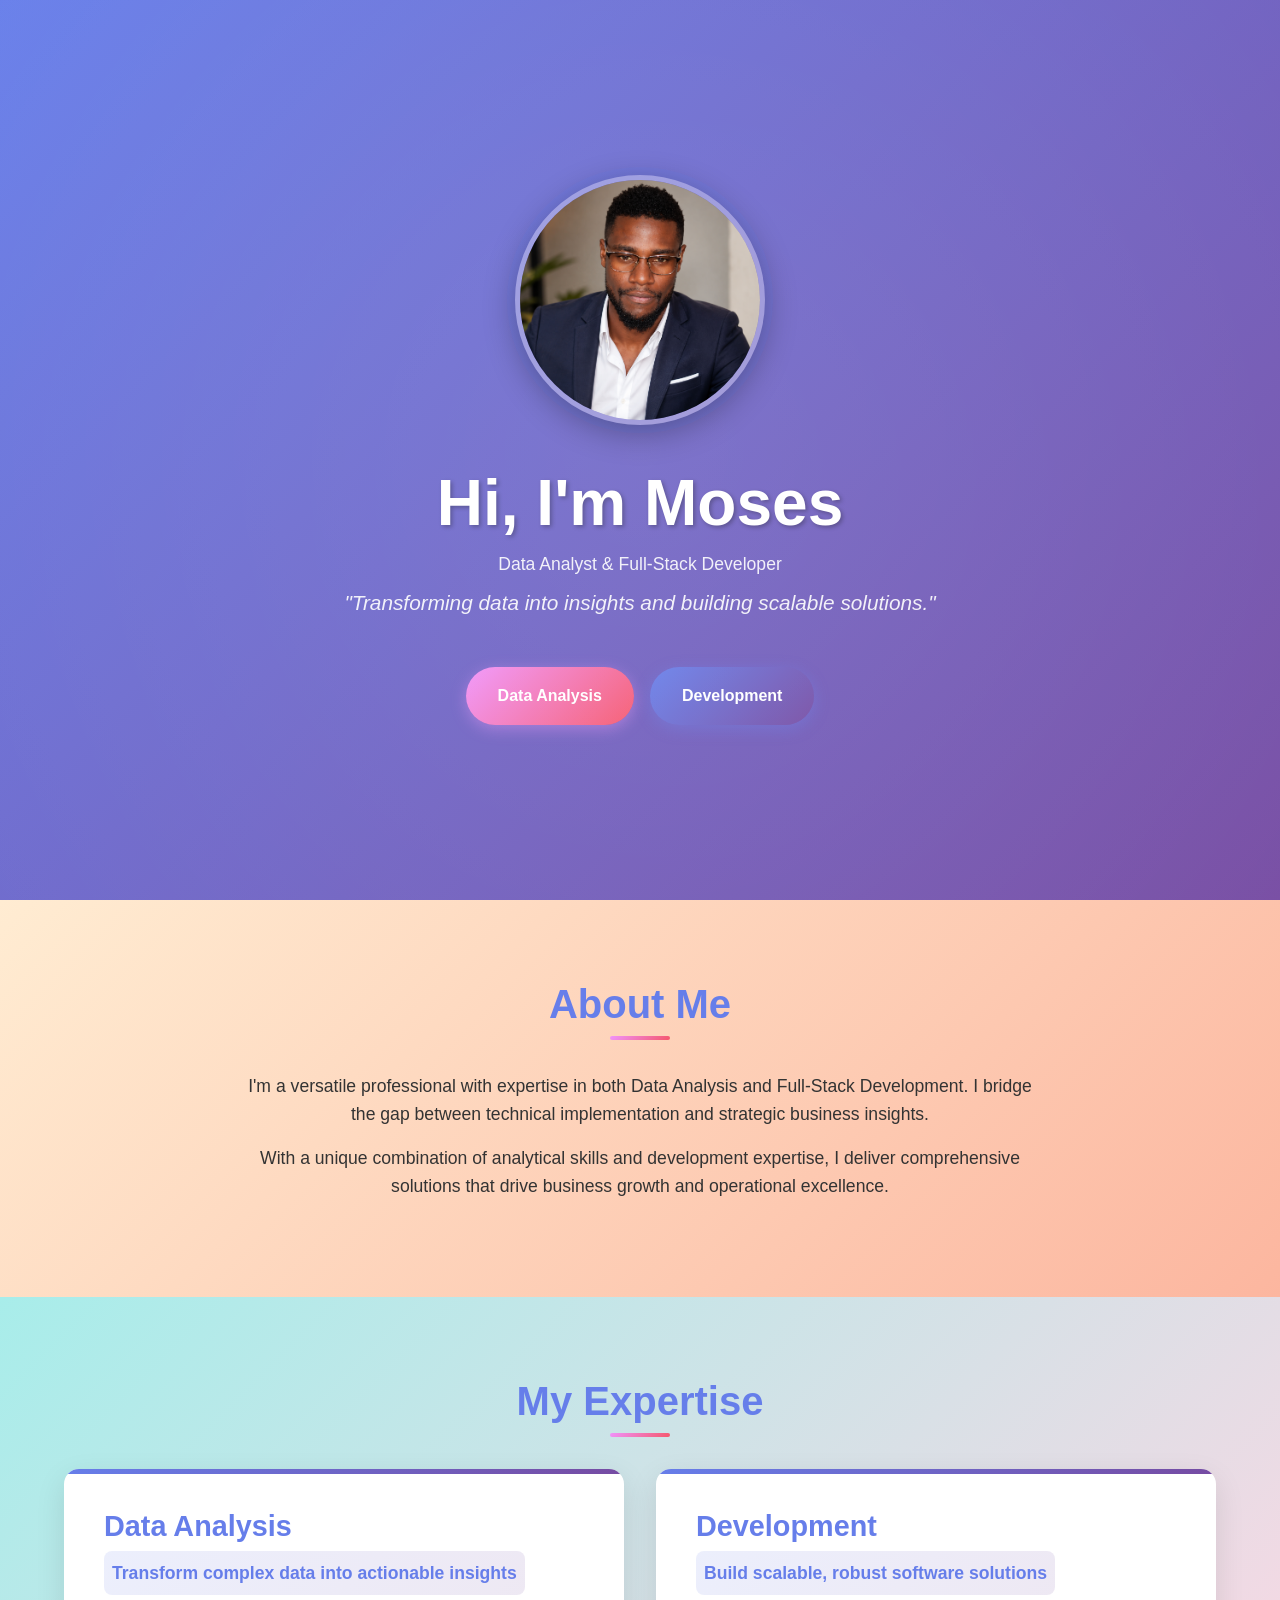
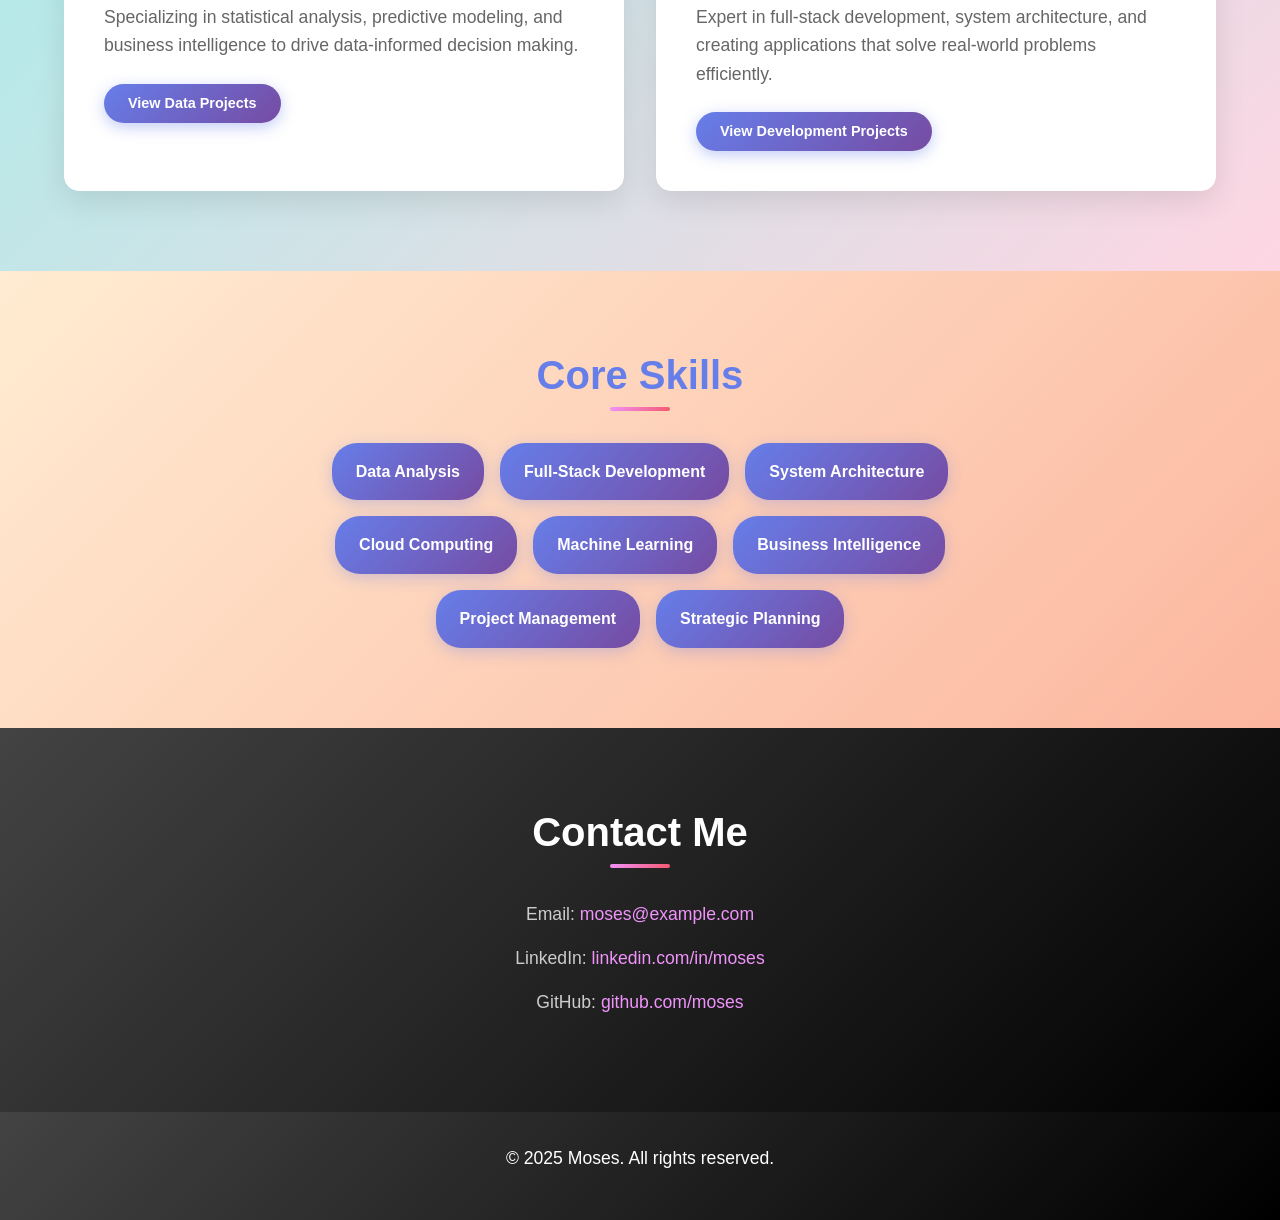
<file: index.html>
<!DOCTYPE html>
<html lang="en">
<head>
    <meta charset="UTF-8">
    <meta name="viewport" content="width=device-width, initial-scale=1.0, maximum-scale=1.0, user-scalable=no">
    <meta name="description" content="Moses - Data Analyst and IT Strategist Portfolio">
    <meta name="theme-color" content="#667eea">
    <title>Moses | Data Analyst & IT Strategist</title>
    <link rel="stylesheet" href="styles/style.css">
</head>
<body>
    <!-- Homepage Section -->
    <header>
        <div class="profile-container">
            <img src="images/profile.jpg" alt="Moses - Data Analyst & Developer" class="profile-image">
        </div>
        <h1>Hi, I'm Moses</h1>
        <p>Data Analyst & Full-Stack Developer</p>
        <p>"Transforming data into insights and building scalable solutions."</p>
        <div class="nav-buttons">
            <a href="data-analysis.html" class="cta">Data Analysis</a>
            <a href="development.html" class="cta secondary">Development</a>
        </div>
    </header>

    <!-- About Me Section -->
    <section id="about">
        <h2>About Me</h2>
        <p>I'm a versatile professional with expertise in both Data Analysis and Full-Stack Development. I bridge the gap between technical implementation and strategic business insights.</p>
        <p>With a unique combination of analytical skills and development expertise, I deliver comprehensive solutions that drive business growth and operational excellence.</p>
    </section>

    <!-- Portfolio Section -->
    <section id="portfolio">
        <h2>My Expertise</h2>
        <div class="projects-container">
            <div class="project">
                <h3>Data Analysis</h3>
                <p>Transform complex data into actionable insights</p>
                <p>Specializing in statistical analysis, predictive modeling, and business intelligence to drive data-informed decision making.</p>
                <a href="data-analysis.html" class="cta secondary" style="margin-top: 1rem; display: inline-block; padding: 0.5rem 1.5rem; font-size: 0.9rem;">View Data Projects</a>
            </div>
            <div class="project">
                <h3>Development</h3>
                <p>Build scalable, robust software solutions</p>
                <p>Expert in full-stack development, system architecture, and creating applications that solve real-world problems efficiently.</p>
                <a href="development.html" class="cta secondary" style="margin-top: 1rem; display: inline-block; padding: 0.5rem 1.5rem; font-size: 0.9rem;">View Development Projects</a>
            </div>
        </div>
    </section>

    <!-- Skills Section -->
    <section id="skills">
        <h2>Core Skills</h2>
        <ul class="skills-container">
            <li>Data Analysis</li>
            <li>Full-Stack Development</li>
            <li>System Architecture</li>
            <li>Cloud Computing</li>
            <li>Machine Learning</li>
            <li>Business Intelligence</li>
            <li>Project Management</li>
            <li>Strategic Planning</li>
        </ul>
    </section>

    <!-- Contact Section -->
    <section id="contact">
        <h2>Contact Me</h2>
        <p>Email: <a href="mailto:moses@example.com">moses@example.com</a></p>
        <p>LinkedIn: <a href="https://linkedin.com/in/moses" target="_blank">linkedin.com/in/moses</a></p>
        <p>GitHub: <a href="https://github.com/moses" target="_blank">github.com/moses</a></p>
    </section>

    <footer>
        <p>&copy; 2025 Moses. All rights reserved.</p>
    </footer>
    
    <script src="scripts/main.js"></script>
</body>
</html>
</file>
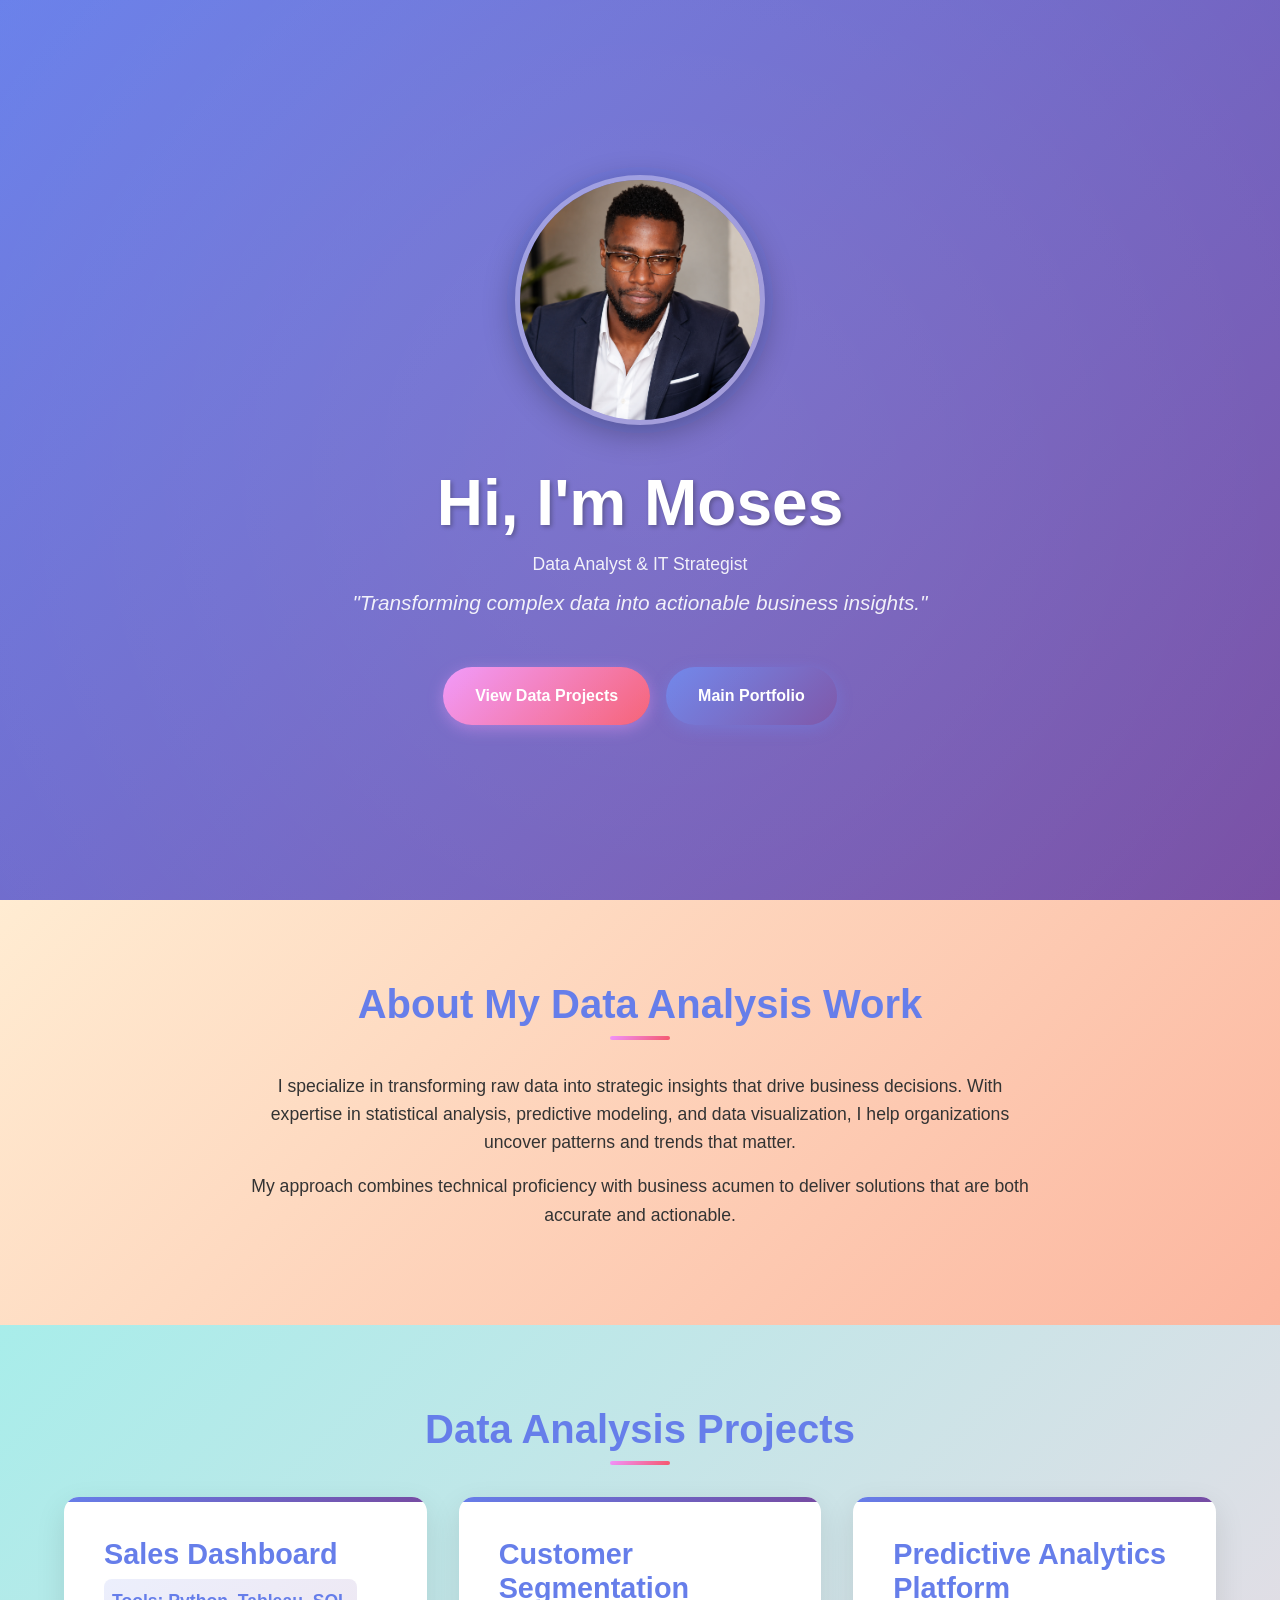
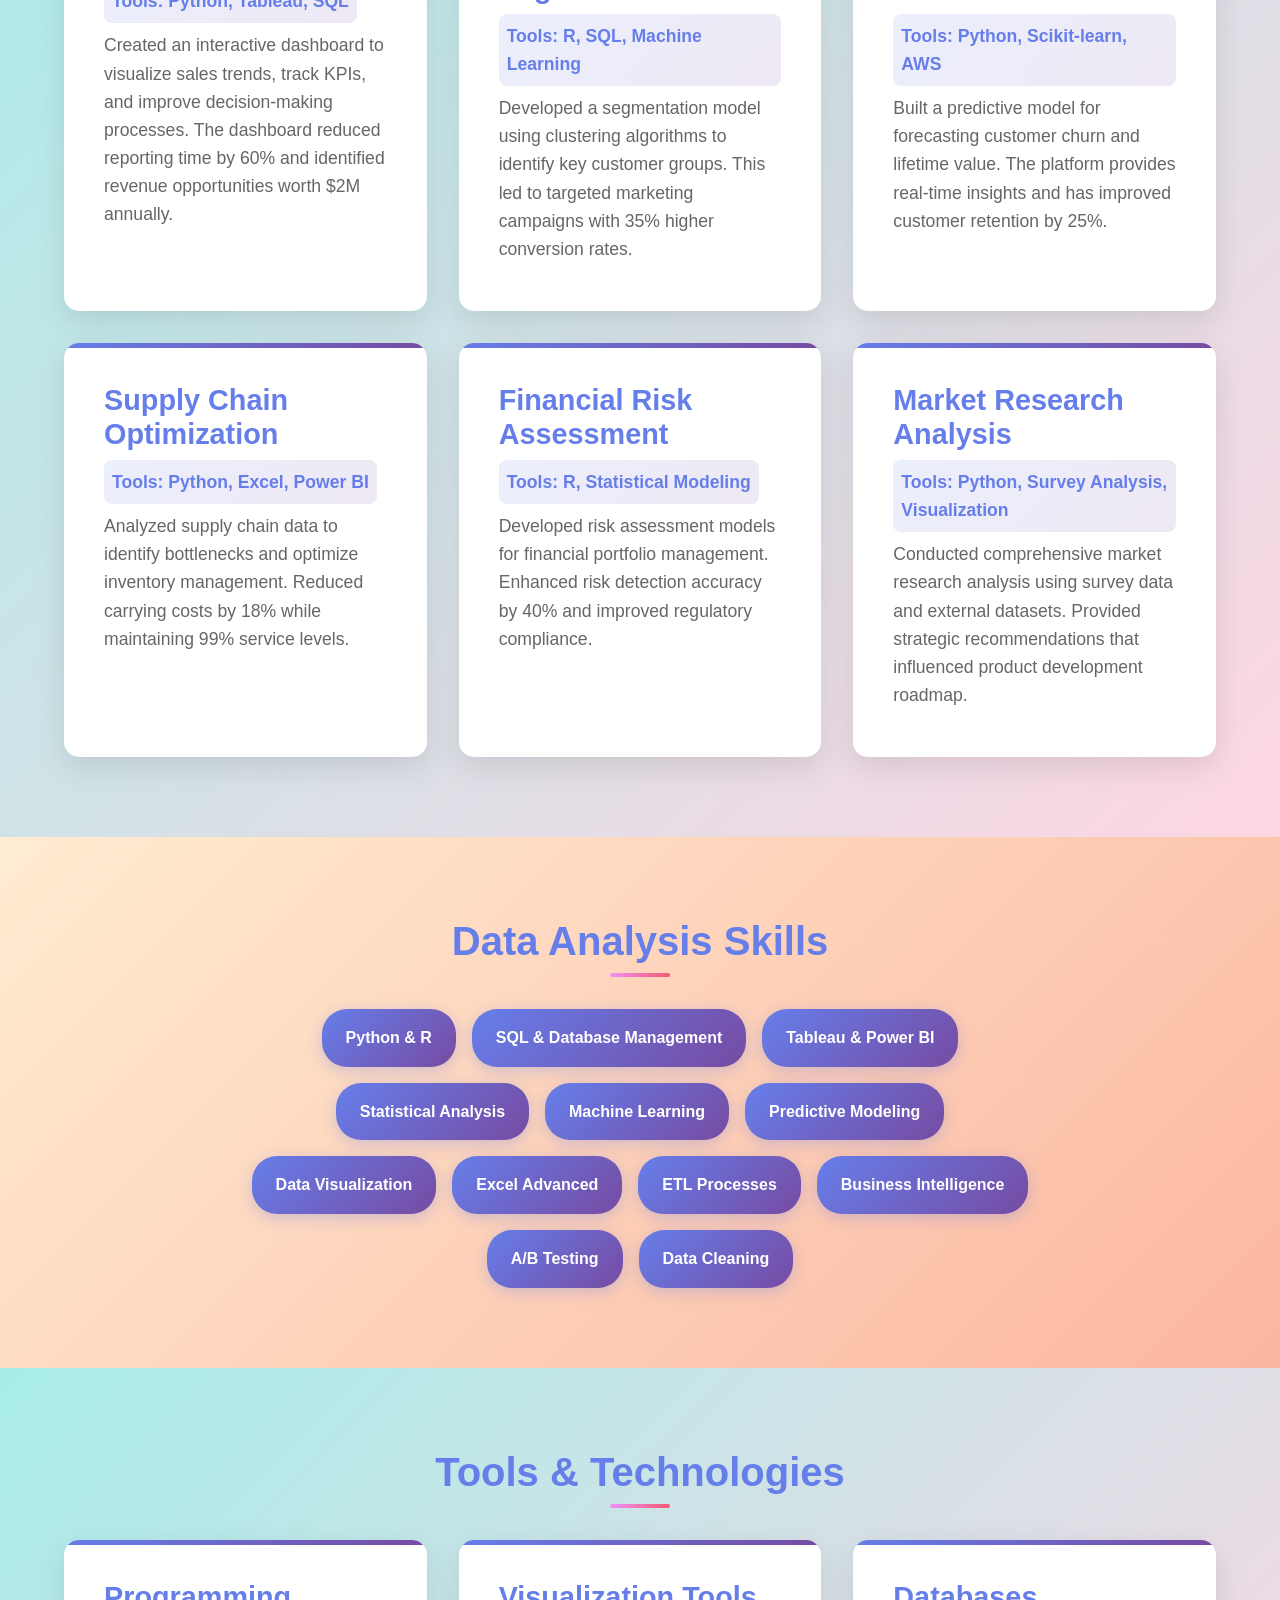
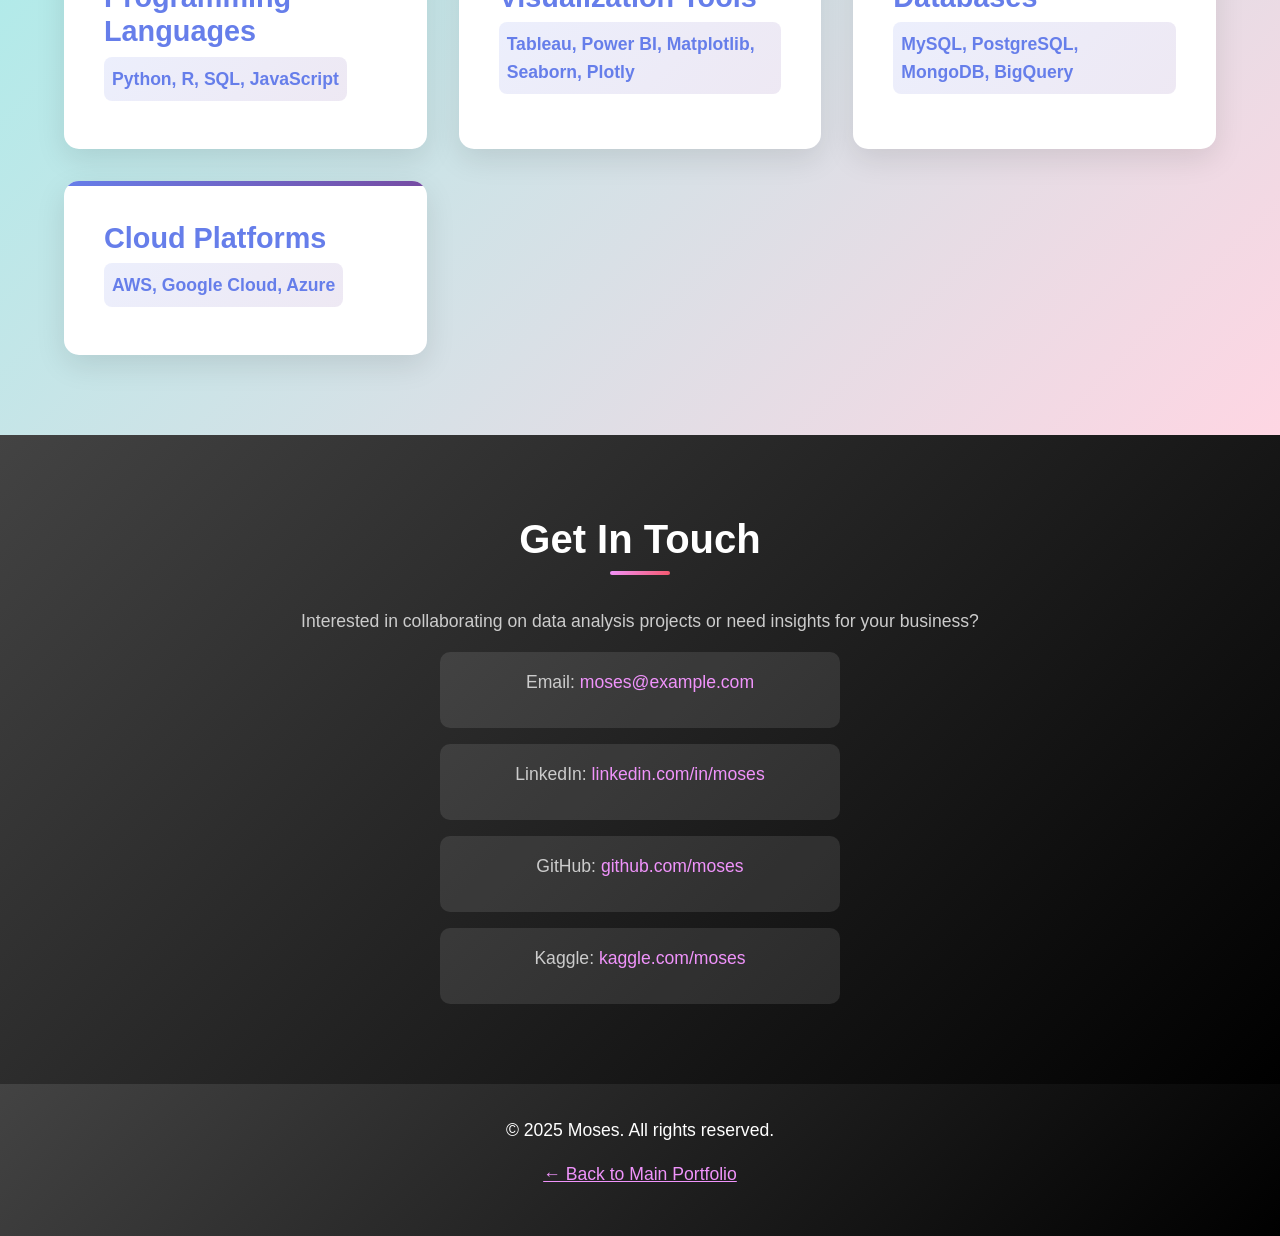
<file: data-analysis.html>
<!DOCTYPE html>
<html lang="en">
<head>
    <meta charset="UTF-8">
    <meta name="viewport" content="width=device-width, initial-scale=1.0, maximum-scale=1.0, user-scalable=no">
    <meta name="description" content="Moses - Data Analyst Portfolio">
    <meta name="theme-color" content="#667eea">
    <title>Moses | Data Analyst</title>
    <link rel="stylesheet" href="styles/style.css">
</head>
<body>
    <!-- Homepage Section -->
    <header>
        <div class="profile-container">
            <img src="images/profile.jpg" alt="Moses - Data Analyst" class="profile-image">
        </div>
        <h1>Hi, I'm Moses</h1>
        <p>Data Analyst & IT Strategist</p>
        <p>"Transforming complex data into actionable business insights."</p>
        <div class="nav-buttons">
            <a href="#portfolio" class="cta">View Data Projects</a>
            <a href="index.html" class="cta secondary">Main Portfolio</a>
        </div>
    </header>

    <!-- About Me Section -->
    <section id="about">
        <h2>About My Data Analysis Work</h2>
        <p>I specialize in transforming raw data into strategic insights that drive business decisions. With expertise in statistical analysis, predictive modeling, and data visualization, I help organizations uncover patterns and trends that matter.</p>
        <p>My approach combines technical proficiency with business acumen to deliver solutions that are both accurate and actionable.</p>
    </section>

    <!-- Portfolio Section -->
    <section id="portfolio">
        <h2>Data Analysis Projects</h2>
        <div class="projects-container">
            <div class="project">
                <h3>Sales Dashboard</h3>
                <p>Tools: Python, Tableau, SQL</p>
                <p>Created an interactive dashboard to visualize sales trends, track KPIs, and improve decision-making processes. The dashboard reduced reporting time by 60% and identified revenue opportunities worth $2M annually.</p>
            </div>
            <div class="project">
                <h3>Customer Segmentation</h3>
                <p>Tools: R, SQL, Machine Learning</p>
                <p>Developed a segmentation model using clustering algorithms to identify key customer groups. This led to targeted marketing campaigns with 35% higher conversion rates.</p>
            </div>
            <div class="project">
                <h3>Predictive Analytics Platform</h3>
                <p>Tools: Python, Scikit-learn, AWS</p>
                <p>Built a predictive model for forecasting customer churn and lifetime value. The platform provides real-time insights and has improved customer retention by 25%.</p>
            </div>
            <div class="project">
                <h3>Supply Chain Optimization</h3>
                <p>Tools: Python, Excel, Power BI</p>
                <p>Analyzed supply chain data to identify bottlenecks and optimize inventory management. Reduced carrying costs by 18% while maintaining 99% service levels.</p>
            </div>
            <div class="project">
                <h3>Financial Risk Assessment</h3>
                <p>Tools: R, Statistical Modeling</p>
                <p>Developed risk assessment models for financial portfolio management. Enhanced risk detection accuracy by 40% and improved regulatory compliance.</p>
            </div>
            <div class="project">
                <h3>Market Research Analysis</h3>
                <p>Tools: Python, Survey Analysis, Visualization</p>
                <p>Conducted comprehensive market research analysis using survey data and external datasets. Provided strategic recommendations that influenced product development roadmap.</p>
            </div>
        </div>
    </section>

    <!-- Skills Section -->
    <section id="skills">
        <h2>Data Analysis Skills</h2>
        <ul class="skills-container">
            <li>Python & R</li>
            <li>SQL & Database Management</li>
            <li>Tableau & Power BI</li>
            <li>Statistical Analysis</li>
            <li>Machine Learning</li>
            <li>Predictive Modeling</li>
            <li>Data Visualization</li>
            <li>Excel Advanced</li>
            <li>ETL Processes</li>
            <li>Business Intelligence</li>
            <li>A/B Testing</li>
            <li>Data Cleaning</li>
        </ul>
    </section>

    <!-- Tools Section -->
    <section id="tools">
        <h2>Tools & Technologies</h2>
        <div class="projects-container">
            <div class="project">
                <h3>Programming Languages</h3>
                <p>Python, R, SQL, JavaScript</p>
            </div>
            <div class="project">
                <h3>Visualization Tools</h3>
                <p>Tableau, Power BI, Matplotlib, Seaborn, Plotly</p>
            </div>
            <div class="project">
                <h3>Databases</h3>
                <p>MySQL, PostgreSQL, MongoDB, BigQuery</p>
            </div>
            <div class="project">
                <h3>Cloud Platforms</h3>
                <p>AWS, Google Cloud, Azure</p>
            </div>
        </div>
    </section>

    <!-- Contact Section -->
    <section id="contact">
        <h2>Get In Touch</h2>
        <p>Interested in collaborating on data analysis projects or need insights for your business?</p>
        <div class="contact-links">
            <div class="contact-link-item">
                <p>Email: <a href="mailto:moses@example.com">moses@example.com</a></p>
            </div>
            <div class="contact-link-item">
                <p>LinkedIn: <a href="https://linkedin.com/in/moses" target="_blank">linkedin.com/in/moses</a></p>
            </div>
            <div class="contact-link-item">
                <p>GitHub: <a href="https://github.com/moses" target="_blank">github.com/moses</a></p>
            </div>
            <div class="contact-link-item">
                <p>Kaggle: <a href="https://kaggle.com/moses" target="_blank">kaggle.com/moses</a></p>
            </div>
        </div>
    </section>

    <footer>
        <p>&copy; 2025 Moses. All rights reserved.</p>
        <p><a href="index.html" style="color: #f093fb;">← Back to Main Portfolio</a></p>
    </footer>
    
    <script src="scripts/main.js"></script>
</body>
</html>
</file>
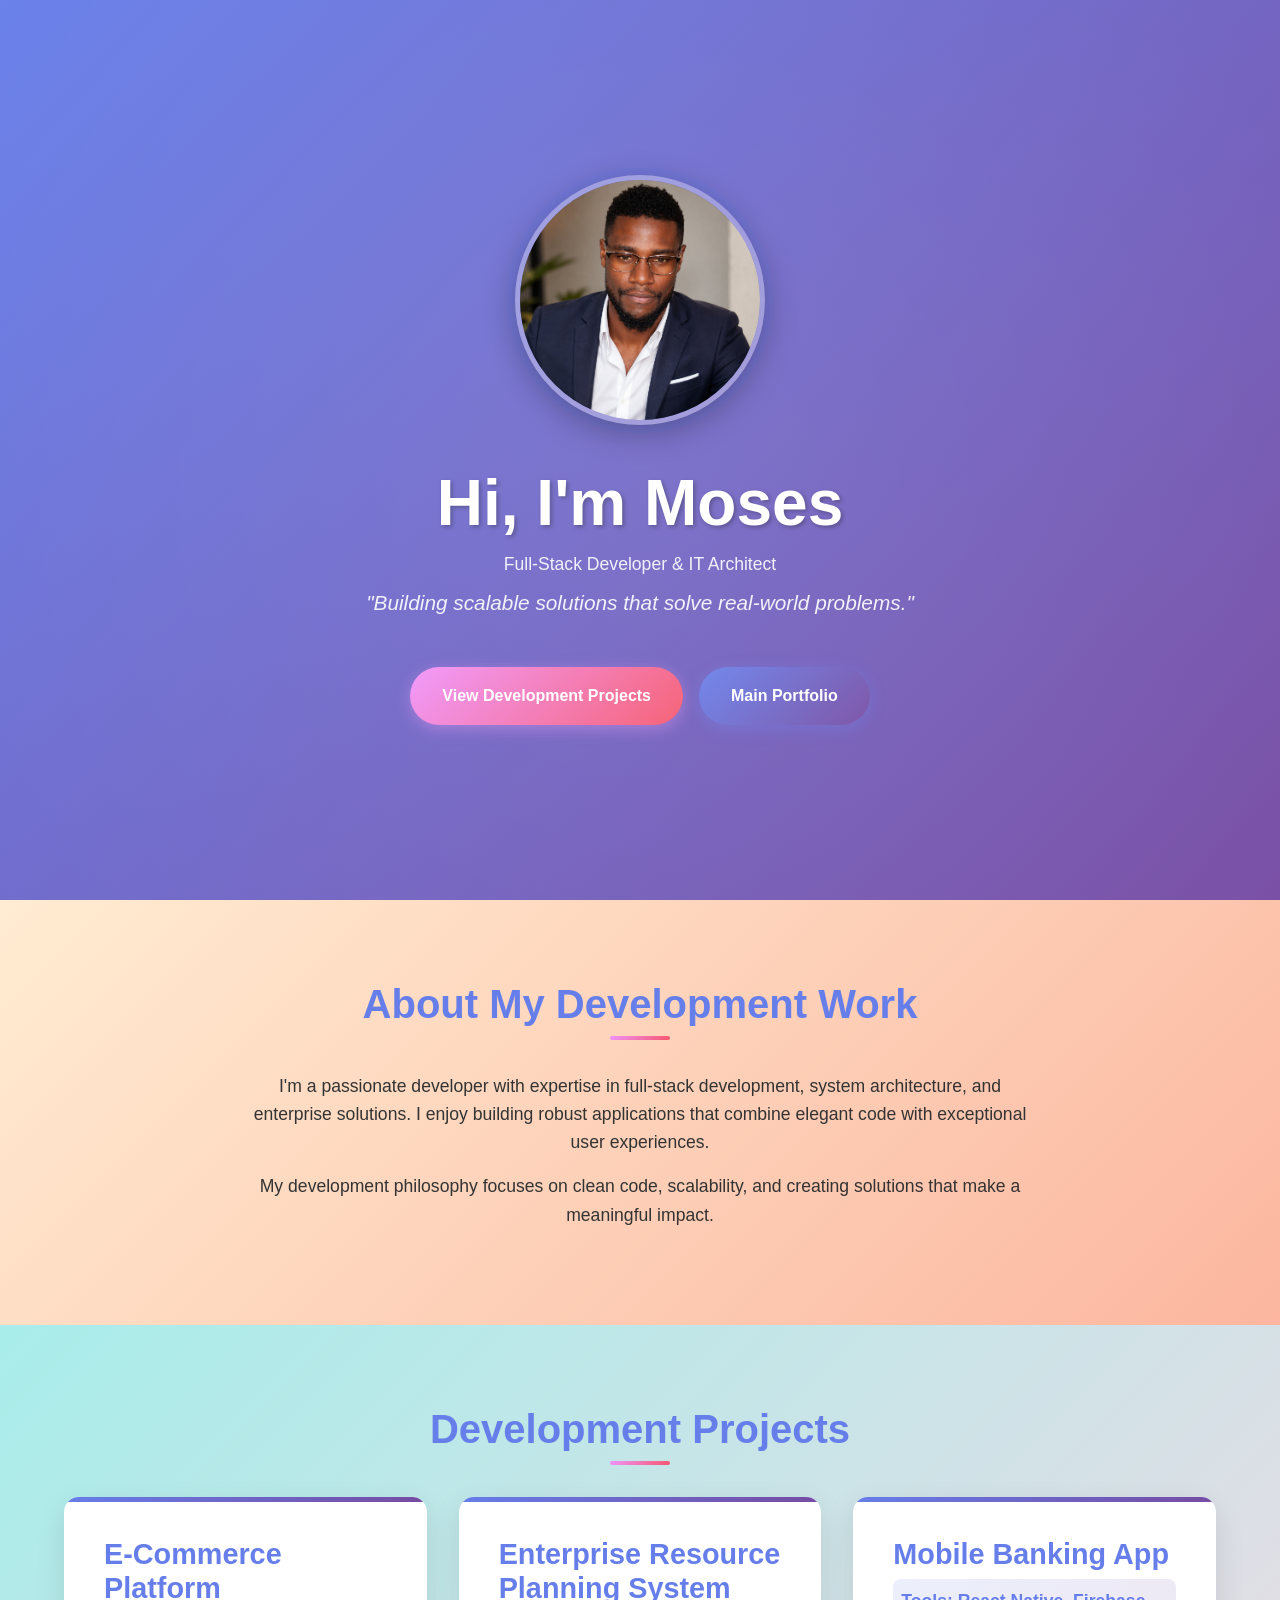
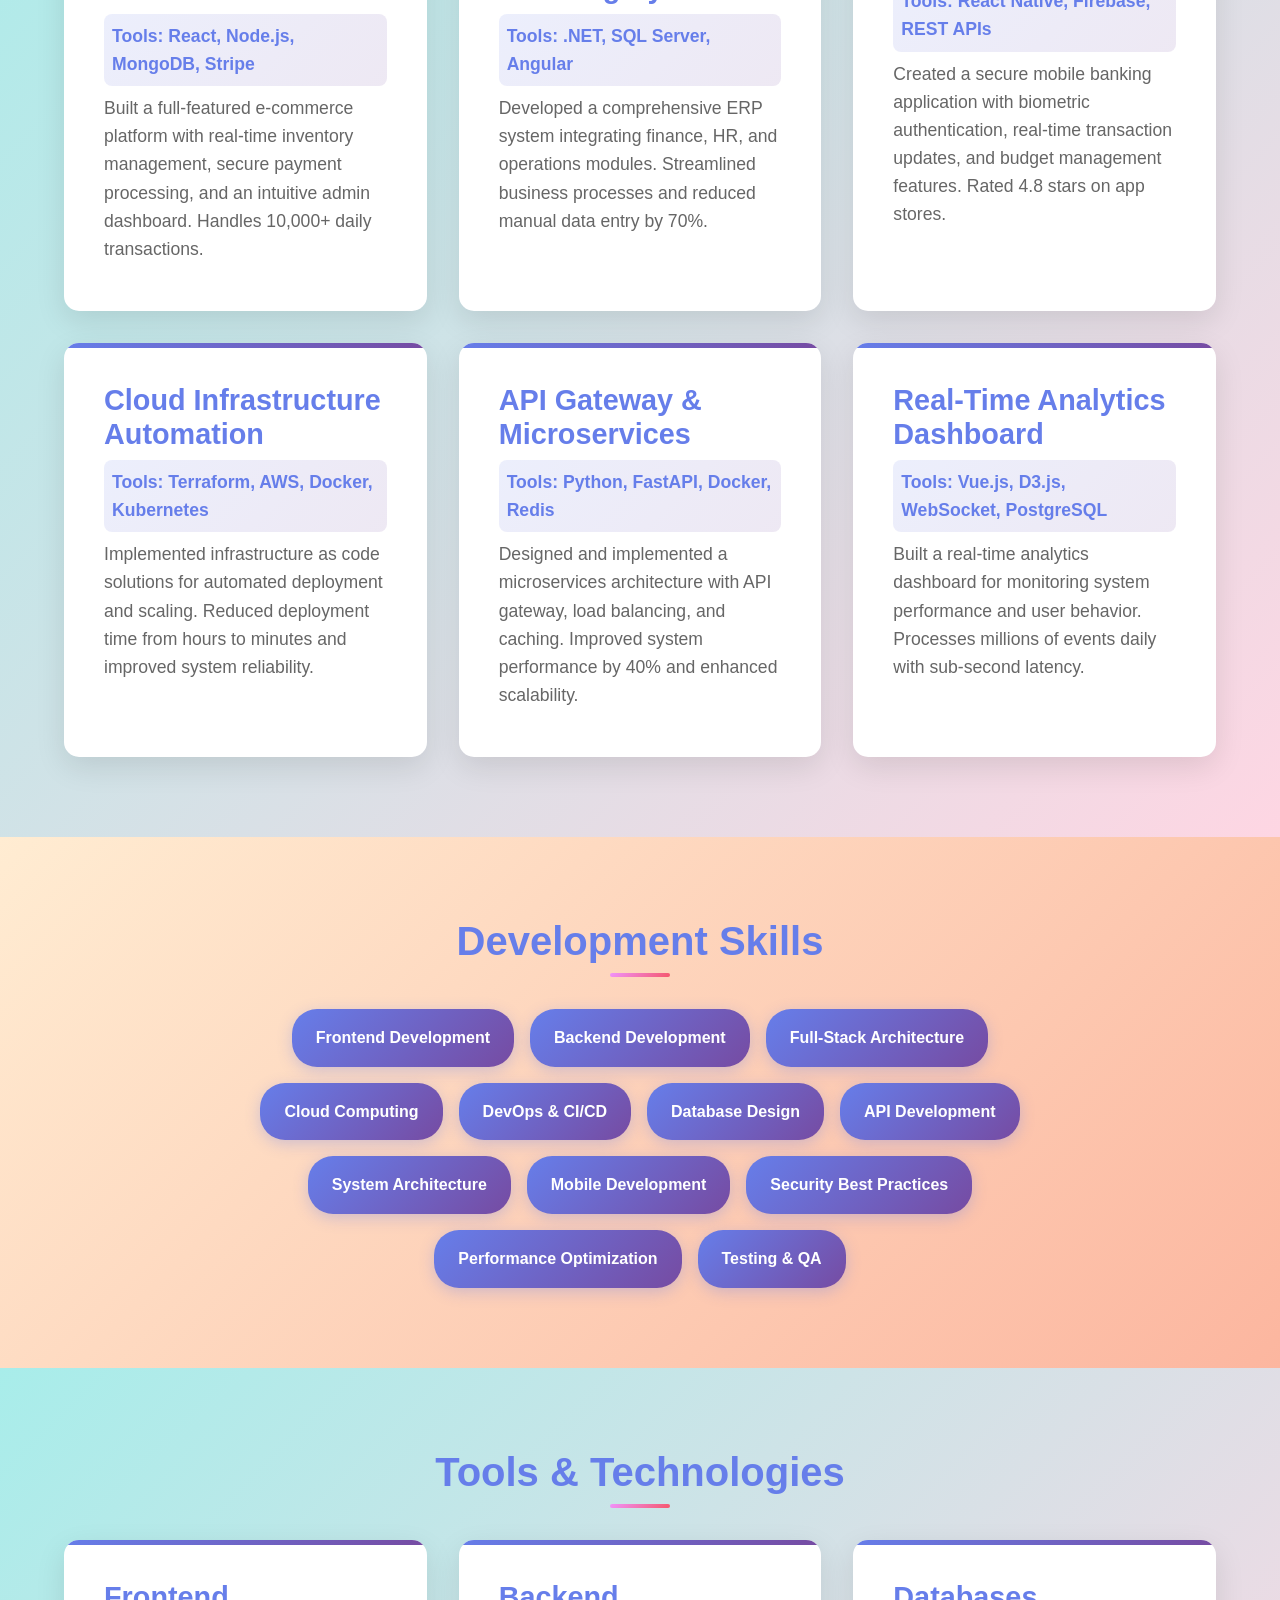
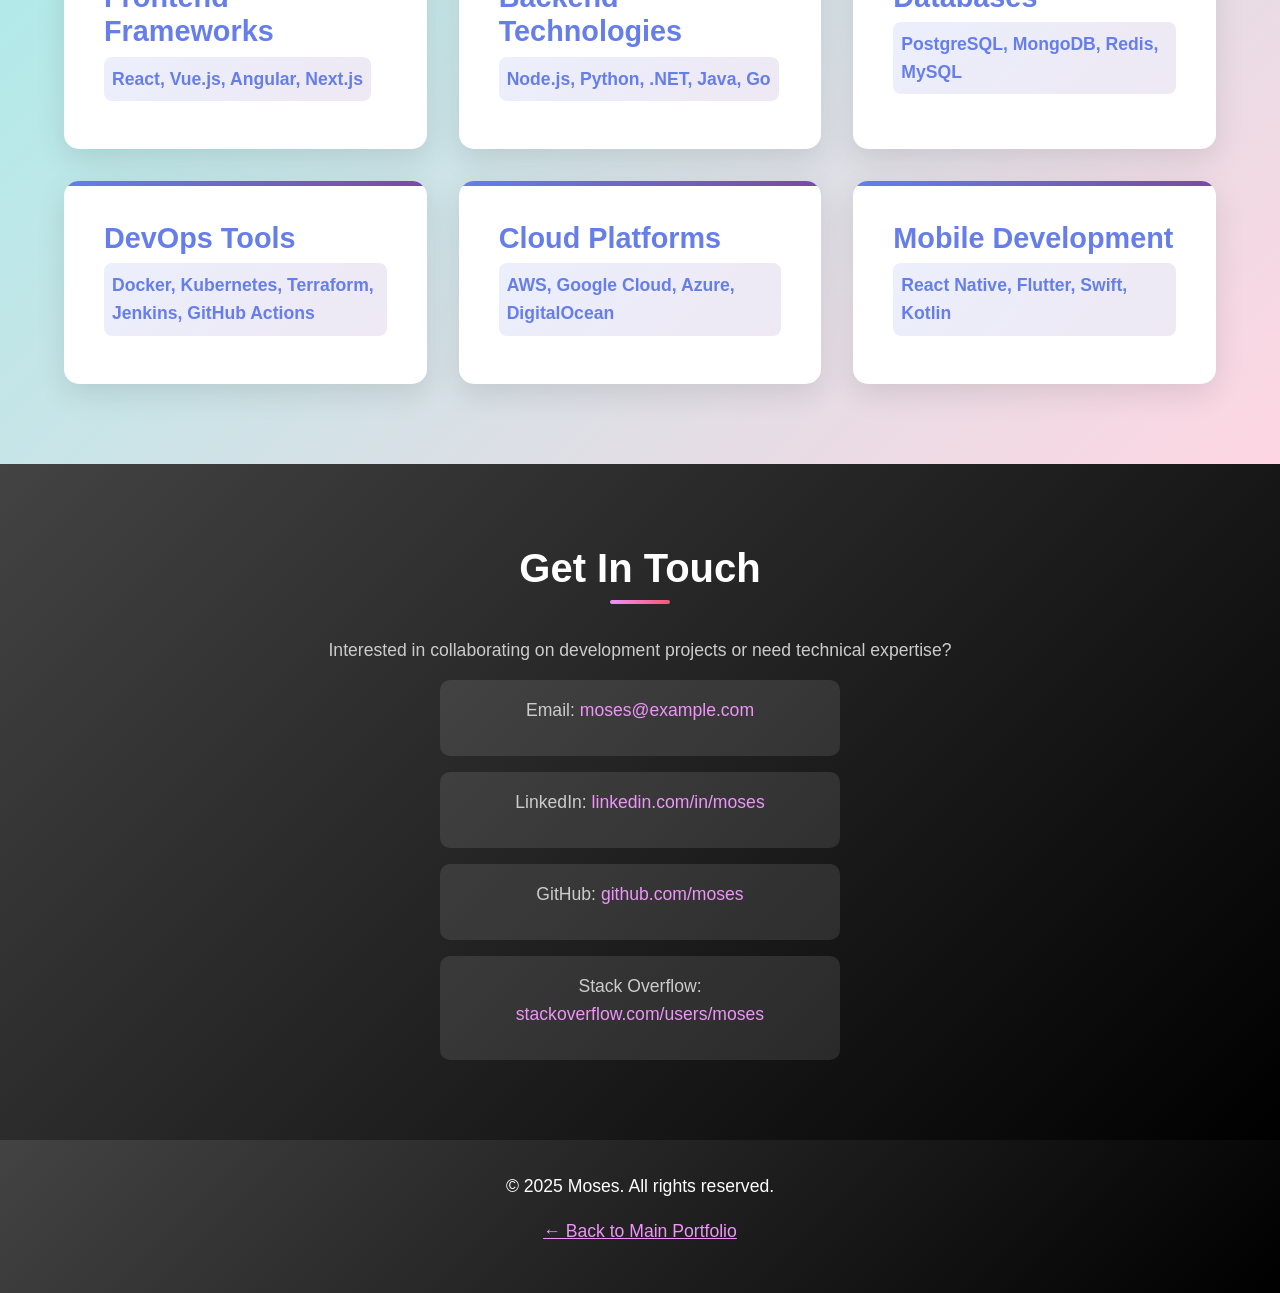
<file: development.html>
<!DOCTYPE html>
<html lang="en">
<head>
    <meta charset="UTF-8">
    <meta name="viewport" content="width=device-width, initial-scale=1.0, maximum-scale=1.0, user-scalable=no">
    <meta name="description" content="Moses - Developer Portfolio">
    <meta name="theme-color" content="#667eea">
    <title>Moses | Developer</title>
    <link rel="stylesheet" href="styles/style.css">
</head>
<body>
    <!-- Homepage Section -->
    <header>
        <div class="profile-container">
            <img src="images/profile.jpg" alt="Moses - Developer" class="profile-image">
        </div>
        <h1>Hi, I'm Moses</h1>
        <p>Full-Stack Developer & IT Architect</p>
        <p>"Building scalable solutions that solve real-world problems."</p>
        <div class="nav-buttons">
            <a href="#portfolio" class="cta">View Development Projects</a>
            <a href="index.html" class="cta secondary">Main Portfolio</a>
        </div>
    </header>

    <!-- About Me Section -->
    <section id="about">
        <h2>About My Development Work</h2>
        <p>I'm a passionate developer with expertise in full-stack development, system architecture, and enterprise solutions. I enjoy building robust applications that combine elegant code with exceptional user experiences.</p>
        <p>My development philosophy focuses on clean code, scalability, and creating solutions that make a meaningful impact.</p>
    </section>

    <!-- Portfolio Section -->
    <section id="portfolio">
        <h2>Development Projects</h2>
        <div class="projects-container">
            <div class="project">
                <h3>E-Commerce Platform</h3>
                <p>Tools: React, Node.js, MongoDB, Stripe</p>
                <p>Built a full-featured e-commerce platform with real-time inventory management, secure payment processing, and an intuitive admin dashboard. Handles 10,000+ daily transactions.</p>
            </div>
            <div class="project">
                <h3>Enterprise Resource Planning System</h3>
                <p>Tools: .NET, SQL Server, Angular</p>
                <p>Developed a comprehensive ERP system integrating finance, HR, and operations modules. Streamlined business processes and reduced manual data entry by 70%.</p>
            </div>
            <div class="project">
                <h3>Mobile Banking App</h3>
                <p>Tools: React Native, Firebase, REST APIs</p>
                <p>Created a secure mobile banking application with biometric authentication, real-time transaction updates, and budget management features. Rated 4.8 stars on app stores.</p>
            </div>
            <div class="project">
                <h3>Cloud Infrastructure Automation</h3>
                <p>Tools: Terraform, AWS, Docker, Kubernetes</p>
                <p>Implemented infrastructure as code solutions for automated deployment and scaling. Reduced deployment time from hours to minutes and improved system reliability.</p>
            </div>
            <div class="project">
                <h3>API Gateway & Microservices</h3>
                <p>Tools: Python, FastAPI, Docker, Redis</p>
                <p>Designed and implemented a microservices architecture with API gateway, load balancing, and caching. Improved system performance by 40% and enhanced scalability.</p>
            </div>
            <div class="project">
                <h3>Real-Time Analytics Dashboard</h3>
                <p>Tools: Vue.js, D3.js, WebSocket, PostgreSQL</p>
                <p>Built a real-time analytics dashboard for monitoring system performance and user behavior. Processes millions of events daily with sub-second latency.</p>
            </div>
        </div>
    </section>

    <!-- Skills Section -->
    <section id="skills">
        <h2>Development Skills</h2>
        <ul class="skills-container">
            <li>Frontend Development</li>
            <li>Backend Development</li>
            <li>Full-Stack Architecture</li>
            <li>Cloud Computing</li>
            <li>DevOps & CI/CD</li>
            <li>Database Design</li>
            <li>API Development</li>
            <li>System Architecture</li>
            <li>Mobile Development</li>
            <li>Security Best Practices</li>
            <li>Performance Optimization</li>
            <li>Testing & QA</li>
        </ul>
    </section>

    <!-- Tools Section -->
    <section id="tools">
        <h2>Tools & Technologies</h2>
        <div class="projects-container">
            <div class="project">
                <h3>Frontend Frameworks</h3>
                <p>React, Vue.js, Angular, Next.js</p>
            </div>
            <div class="project">
                <h3>Backend Technologies</h3>
                <p>Node.js, Python, .NET, Java, Go</p>
            </div>
            <div class="project">
                <h3>Databases</h3>
                <p>PostgreSQL, MongoDB, Redis, MySQL</p>
            </div>
            <div class="project">
                <h3>DevOps Tools</h3>
                <p>Docker, Kubernetes, Terraform, Jenkins, GitHub Actions</p>
            </div>
            <div class="project">
                <h3>Cloud Platforms</h3>
                <p>AWS, Google Cloud, Azure, DigitalOcean</p>
            </div>
            <div class="project">
                <h3>Mobile Development</h3>
                <p>React Native, Flutter, Swift, Kotlin</p>
            </div>
        </div>
    </section>

    <!-- Contact Section -->
    <section id="contact">
        <h2>Get In Touch</h2>
        <p>Interested in collaborating on development projects or need technical expertise?</p>
        <div class="contact-links">
            <div class="contact-link-item">
                <p>Email: <a href="mailto:moses@example.com">moses@example.com</a></p>
            </div>
            <div class="contact-link-item">
                <p>LinkedIn: <a href="https://linkedin.com/in/moses" target="_blank">linkedin.com/in/moses</a></p>
            </div>
            <div class="contact-link-item">
                <p>GitHub: <a href="https://github.com/moses" target="_blank">github.com/moses</a></p>
            </div>
            <div class="contact-link-item">
                <p>Stack Overflow: <a href="https://stackoverflow.com/users/moses" target="_blank">stackoverflow.com/users/moses</a></p>
            </div>
        </div>
    </section>

    <footer>
        <p>&copy; 2025 Moses. All rights reserved.</p>
        <p><a href="index.html" style="color: #f093fb;">← Back to Main Portfolio</a></p>
    </footer>
    
    <script src="scripts/main.js"></script>
</body>
</html>
</file>
<file: styles/style.css>
/* Reset and Base Styles */
* {
    margin: 0;
    padding: 0;
    box-sizing: border-box;
}

:root {
    --primary-gradient: linear-gradient(135deg, #667eea 0%, #764ba2 100%);
    --secondary-gradient: linear-gradient(135deg, #f093fb 0%, #f5576c 100%);
    --dark-gradient: linear-gradient(135deg, #434343 0%, #000000 100%);
    --light-gradient: linear-gradient(135deg, #f5f7fa 0%, #c3cfe2 100%);
    --accent-color: #667eea;
    --text-dark: #333;
    --text-light: #fff;
    --card-shadow: 0 10px 30px rgba(0, 0, 0, 0.1);
    --transition-speed: 0.3s;
}

html {
    font-size: 16px;
    scroll-behavior: smooth;
}

body {
    font-family: 'Segoe UI', Tahoma, Geneva, Verdana, sans-serif;
    line-height: 1.6;
    color: var(--text-dark);
    background: var(--light-gradient);
    background-attachment: fixed;
    overflow-x: hidden;
    width: 100%;
    max-width: 100vw;
}

/* Responsive Typography */
h1, h2, h3 {
    font-weight: 700;
    line-height: 1.2;
    margin-bottom: 1rem;
}

h1 {
    font-size: clamp(2rem, 5vw, 4rem);
}

h2 {
    font-size: clamp(1.5rem, 4vw, 2.5rem);
}

h3 {
    font-size: clamp(1.2rem, 3vw, 1.8rem);
}

p {
    font-size: clamp(0.9rem, 2vw, 1.1rem);
    margin-bottom: 1rem;
}

/* Header Section */
header {
    min-height: 100vh;
    display: flex;
    flex-direction: column;
    justify-content: center;
    align-items: center;
    text-align: center;
    padding: 2rem;
    background: var(--primary-gradient);
    color: var(--text-light);
    position: relative;
    overflow: hidden;
}

/* Profile Image Styling */
.profile-container {
    margin-bottom: 2rem;
    position: relative;
}

.profile-image {
    width: clamp(150px, 20vw, 250px);
    height: clamp(150px, 20vw, 250px);
    border-radius: 50%;
    object-fit: cover;
    border: 5px solid rgba(255, 255, 255, 0.3);
    box-shadow: 0 8px 32px rgba(0, 0, 0, 0.3), 0 0 0 8px rgba(102, 126, 234, 0.2);
    animation: profileFloat 6s ease-in-out infinite;
    transition: transform 0.3s ease;
}

.profile-image:hover {
    transform: scale(1.05);
    box-shadow: 0 12px 40px rgba(0, 0, 0, 0.4), 0 0 0 10px rgba(102, 126, 234, 0.3);
}

@keyframes profileFloat {
    0%, 100% { transform: translateY(0); }
    50% { transform: translateY(-10px); }
}

header::before {
    content: '';
    position: absolute;
    top: -50%;
    left: -50%;
    width: 200%;
    height: 200%;
    background: radial-gradient(circle, rgba(255,255,255,0.1) 0%, transparent 70%);
    animation: pulse 15s ease-in-out infinite;
}

@keyframes pulse {
    0%, 100% { transform: scale(1); }
    50% { transform: scale(1.1); }
}

header h1 {
    margin-bottom: 0.5rem;
    text-shadow: 2px 2px 4px rgba(0,0,0,0.3);
    animation: fadeInUp 1s ease-out;
}

header p {
    margin-bottom: 0.5rem;
    opacity: 0.9;
    animation: fadeInUp 1s ease-out 0.2s backwards;
}

header p:last-of-type {
    font-style: italic;
    font-size: clamp(1rem, 2.5vw, 1.3rem);
    margin-bottom: 2rem;
    animation: fadeInUp 1s ease-out 0.4s backwards;
}

.cta {
    display: inline-block;
    padding: 1rem 2rem;
    background: var(--secondary-gradient);
    color: var(--text-light);
    text-decoration: none;
    border-radius: 50px;
    font-weight: 600;
    transition: all var(--transition-speed);
    box-shadow: 0 4px 15px rgba(240, 147, 251, 0.4);
    animation: fadeInUp 1s ease-out 0.6s backwards;
}

.cta:hover {
    transform: translateY(-3px);
    box-shadow: 0 6px 20px rgba(240, 147, 251, 0.6);
}

.cta.secondary {
    background: var(--primary-gradient);
    box-shadow: 0 4px 15px rgba(102, 126, 234, 0.4);
    animation: fadeInUp 1s ease-out 0.8s backwards;
}

.cta.secondary:hover {
    box-shadow: 0 6px 20px rgba(102, 126, 234, 0.6);
}

.nav-buttons {
    display: flex;
    gap: 1rem;
    flex-wrap: wrap;
    justify-content: center;
    margin-top: 1rem;
}

@keyframes fadeInUp {
    from {
        opacity: 0;
        transform: translateY(30px);
    }
    to {
        opacity: 1;
        transform: translateY(0);
    }
}

/* Section Styles */
section {
    padding: clamp(3rem, 8vw, 6rem) clamp(1rem, 5vw, 3rem);
    max-width: 100%;
    overflow-x: hidden;
}

section:nth-child(even) {
    background: linear-gradient(135deg, #ffecd2 0%, #fcb69f 100%);
}

section:nth-child(odd) {
    background: linear-gradient(135deg, #a8edea 0%, #fed6e3 100%);
}

section h2 {
    text-align: center;
    margin-bottom: 2rem;
    color: var(--accent-color);
    position: relative;
}

section h2::after {
    content: '';
    display: block;
    width: 60px;
    height: 4px;
    background: var(--secondary-gradient);
    margin: 0.5rem auto 0;
    border-radius: 2px;
}

/* About Section */
#about {
    text-align: center;
}

#about p {
    max-width: 800px;
    margin: 0 auto 1rem;
}

/* Portfolio Section */
#portfolio {
    max-width: 100%;
}

.projects-container {
    display: grid;
    grid-template-columns: repeat(auto-fit, minmax(min(100%, 300px), 1fr));
    gap: clamp(1rem, 3vw, 2rem);
    max-width: 1200px;
    margin: 0 auto;
    padding: 0 1rem;
}

.project {
    background: white;
    padding: clamp(1.5rem, 4vw, 2.5rem);
    border-radius: 15px;
    box-shadow: var(--card-shadow);
    transition: all var(--transition-speed);
    position: relative;
    overflow: hidden;
}

.project::before {
    content: '';
    position: absolute;
    top: 0;
    left: 0;
    width: 100%;
    height: 5px;
    background: var(--primary-gradient);
}

.project:hover {
    transform: translateY(-10px);
    box-shadow: 0 15px 40px rgba(0, 0, 0, 0.2);
}

.project h3 {
    color: var(--accent-color);
    margin-bottom: 0.5rem;
}

.project p {
    color: #666;
    margin-bottom: 0.5rem;
}

.project p:first-of-type {
    font-weight: 600;
    color: var(--accent-color);
    background: linear-gradient(135deg, #667eea20 0%, #764ba220 100%);
    padding: 0.5rem;
    border-radius: 8px;
    display: inline-block;
}

/* Skills Section */
#skills {
    text-align: center;
}

.skills-container {
    display: flex;
    flex-wrap: wrap;
    justify-content: center;
    gap: clamp(0.5rem, 2vw, 1rem);
    max-width: 800px;
    margin: 0 auto;
}

.skills-container li {
    background: var(--primary-gradient);
    color: white;
    padding: clamp(0.5rem, 1.5vw, 1rem) clamp(1rem, 2.5vw, 1.5rem);
    border-radius: 25px;
    font-weight: 600;
    box-shadow: 0 4px 15px rgba(102, 126, 234, 0.3);
    transition: all var(--transition-speed);
    list-style: none;
    animation: scaleIn 0.5s ease-out backwards;
}

.skills-container li:nth-child(1) { animation-delay: 0.1s; }
.skills-container li:nth-child(2) { animation-delay: 0.2s; }
.skills-container li:nth-child(3) { animation-delay: 0.3s; }
.skills-container li:nth-child(4) { animation-delay: 0.4s; }

.skills-container li:hover {
    transform: scale(1.1);
    box-shadow: 0 6px 20px rgba(102, 126, 234, 0.5);
}

@keyframes scaleIn {
    from {
        opacity: 0;
        transform: scale(0.5);
    }
    to {
        opacity: 1;
        transform: scale(1);
    }
}

/* Contact Section */
#contact {
    text-align: center;
    background: var(--dark-gradient);
    color: white;
}

#contact h2 {
    color: white;
}

#contact h2::after {
    background: var(--secondary-gradient);
}

#contact p {
    color: #ccc;
}

#contact a {
    color: #f093fb;
    text-decoration: none;
    transition: color var(--transition-speed);
}

#contact a:hover {
    color: #f5576c;
    text-decoration: underline;
}

.contact-links {
    display: flex;
    flex-direction: column;
    gap: 1rem;
    align-items: center;
    max-width: 400px;
    margin: 0 auto;
}

.contact-link-item {
    background: rgba(255, 255, 255, 0.1);
    padding: 1rem 2rem;
    border-radius: 10px;
    transition: all var(--transition-speed);
    width: 100%;
    max-width: 100%;
}

.contact-link-item:hover {
    background: rgba(255, 255, 255, 0.2);
    transform: translateX(10px);
}

/* Footer */
footer {
    background: var(--dark-gradient);
    color: white;
    text-align: center;
    padding: 2rem 1rem;
    font-size: clamp(0.8rem, 2vw, 1rem);
}

/* Mobile-specific optimizations */
@media (max-width: 768px) {
    header {
        padding: 1.5rem;
    }
    
    .profile-container {
        margin-bottom: 1.5rem;
    }
    
    .profile-image {
        width: clamp(120px, 25vw, 180px);
        height: clamp(120px, 25vw, 180px);
        border-width: 4px;
        box-shadow: 0 6px 24px rgba(0, 0, 0, 0.3), 0 0 0 6px rgba(102, 126, 234, 0.2);
    }
    
    section {
        padding: 2rem 1rem;
    }
    
    .projects-container {
        grid-template-columns: 1fr;
        padding: 0 0.5rem;
    }
    
    .project {
        padding: 1.5rem;
    }
    
    .contact-links {
        width: 100%;
    }
    
    .contact-link-item {
        padding: 0.8rem 1rem;
    }
    
    .nav-buttons {
        flex-direction: column;
        align-items: center;
        gap: 0.75rem;
    }
    
    .cta {
        width: 100%;
        max-width: 280px;
        text-align: center;
    }
}

/* Small mobile devices */
@media (max-width: 480px) {
    html {
        font-size: 14px;
    }
    
    header {
        min-height: auto;
        padding: 2rem 1rem;
    }
    
    .profile-container {
        margin-bottom: 1rem;
    }
    
    .profile-image {
        width: clamp(100px, 30vw, 140px);
        height: clamp(100px, 30vw, 140px);
        border-width: 3px;
        box-shadow: 0 4px 16px rgba(0, 0, 0, 0.3), 0 0 0 4px rgba(102, 126, 234, 0.2);
    }
    
    .cta {
        padding: 0.8rem 1.5rem;
        font-size: 0.9rem;
    }
    
    .nav-buttons {
        gap: 0.5rem;
    }
    
    section {
        padding: 1.5rem 0.75rem;
    }
    
    .project {
        padding: 1rem;
    }
}

/* Tablet optimizations */
@media (min-width: 481px) and (max-width: 1024px) {
    .projects-container {
        grid-template-columns: repeat(auto-fit, minmax(250px, 1fr));
    }
}

/* Desktop optimizations */
@media (min-width: 1025px) {
    .projects-container {
        grid-template-columns: repeat(auto-fit, minmax(350px, 1fr));
    }
    
    section {
        padding: 5rem 3rem;
    }
}

/* Large desktop optimizations */
@media (min-width: 1440px) {
    .projects-container {
        grid-template-columns: repeat(auto-fit, minmax(400px, 1fr));
        gap: 2.5rem;
    }
    
    section {
        padding: 6rem 4rem;
    }
}

/* Prevent horizontal overflow */
body, html {
    overflow-x: hidden;
    width: 100%;
    max-width: 100vw;
}

* {
    max-width: 100%;
}

/* Smooth scrolling for anchor links */
html {
    scroll-behavior: smooth;
}

/* Accessibility improvements */
@media (prefers-reduced-motion: reduce) {
    * {
        animation-duration: 0.01ms !important;
        animation-iteration-count: 1 !important;
        transition-duration: 0.01ms !important;
    }
}

/* High contrast mode support */
@media (prefers-contrast: high) {
    :root {
        --card-shadow: 0 2px 8px rgba(0, 0, 0, 0.3);
    }
}
</file>
